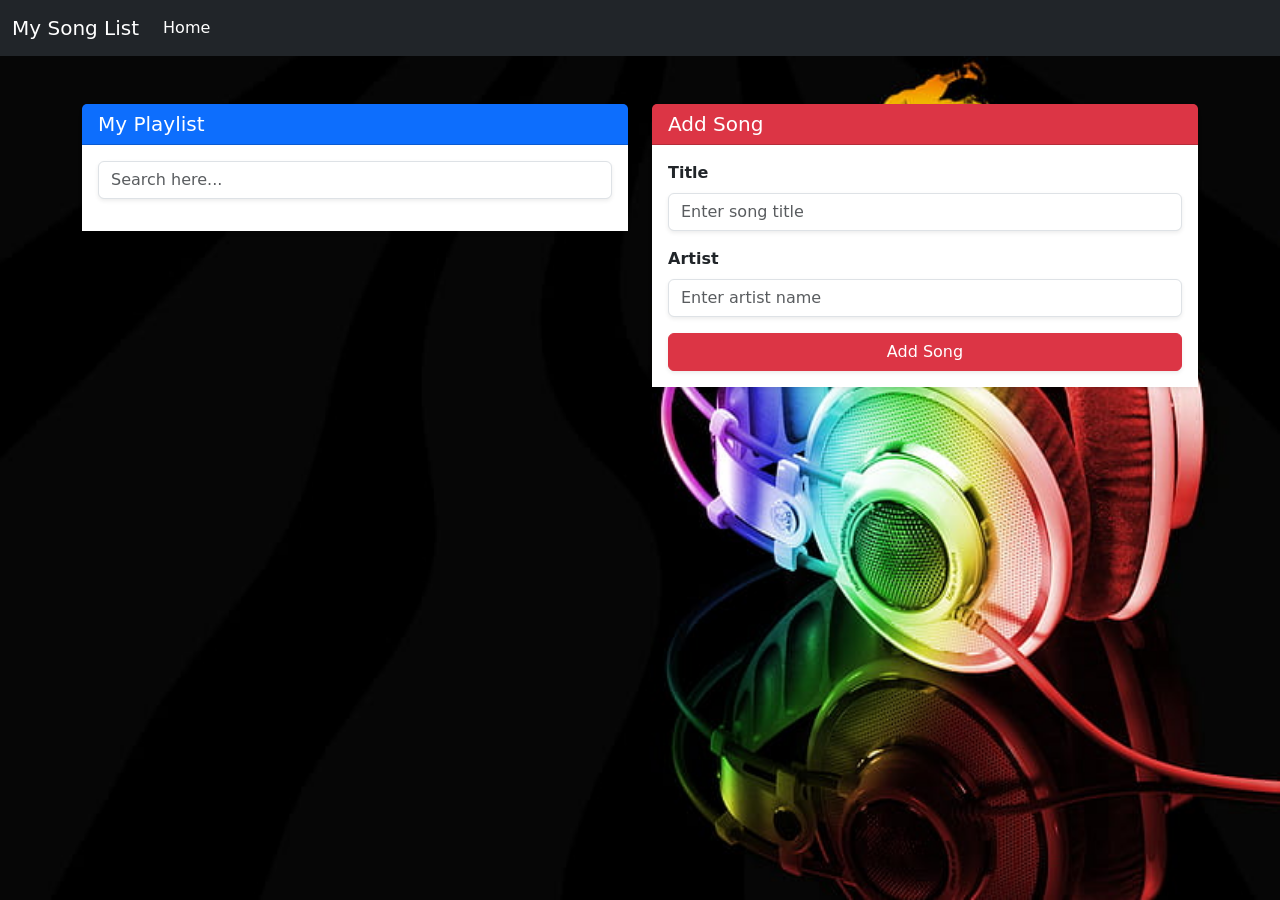
<file: Activity 4 2.0/frontend/index.html>
<!DOCTYPE html>
<html lang="en">
<head>
  <meta charset="UTF-8">
  <meta name="viewport" content="width=device-width, initial-scale=1.0">
  <title>My Playlist</title>
  <link href="https://cdn.jsdelivr.net/npm/bootstrap@5.3.0-alpha1/dist/css/bootstrap.min.css" rel="stylesheet">
</head>
<body background="./assets/head.jpg" style="background-repeat: no-repeat; background-size:100% 100%; background-attachment:fixed"> 

  <!-- Navbar -->
  <nav class="navbar navbar-expand-lg navbar-dark bg-dark">
    <div class="container-fluid">
      <a class="navbar-brand" href="#">My Song List</a>
      <button class="navbar-toggler" type="button" data-bs-toggle="collapse" data-bs-target="#navbarNav" aria-controls="navbarNav" aria-expanded="false" aria-label="Toggle navigation">
        <span class="navbar-toggler-icon"></span>
      </button>
      <div class="collapse navbar-collapse" id="navbarNav">
        <ul class="navbar-nav">
          <li class="nav-item">
            <a class="nav-link active" aria-current="page" href="#">Home</a>
          </li>
        </ul>
      </div>
    </div>
  </nav>

  <div class="container mt-5">
    <div class="row">
      <div class="col-md-6">
        <div class="card shadow-sm border-0 rounded-3">
          <div class="card-header bg-primary text-white">
            <h5 class="mb-0">My Playlist</h5>
          </div>
          <div class="card-body bg-white">
            <input type="text" id="searchInput" class="form-control mb-3 shadow-sm" placeholder="Search here...">
            <ul class="list-group" id="songList">
              <!-- Songs will be dynamically added here -->
            </ul>
          </div>
        </div>
      </div>

      <div class="col-md-6">
        <div class="card shadow-sm border-0 rounded-3">
          <div class="card-header bg-danger text-white">
            <h5 class="mb-0">Add Song</h5>
          </div>
          <div class="card-body bg-white">
            <form id="addSongForm">
              <div class="mb-3">
                <label for="songTitle" class="form-label fw-semibold">Title</label>
                <input type="text" class="form-control shadow-sm" id="songTitle" placeholder="Enter song title" required>
              </div>
              <div class="mb-3">
                <label for="songArtist" class="form-label fw-semibold">Artist</label>
                <input type="text" class="form-control shadow-sm" id="songArtist" placeholder="Enter artist name" required>
              </div>
              <button type="submit" class="btn btn-danger shadow-sm w-100">Add Song</button>
            </form>
          </div>
        </div>
      </div>
    </div>
  </div>

  <!-- Edit Modal -->
  <div class="modal fade" id="editModal" tabindex="-1" aria-labelledby="editModalLabel" aria-hidden="true">
    <div class="modal-dialog">
      <div class="modal-content">
        <div class="modal-header bg-warning text-white">
          <h5 class="modal-title" id="editModalLabel">Edit Song</h5>
          <button type="button" class="btn-close" data-bs-dismiss="modal" aria-label="Close"></button>
        </div>
        <div class="modal-body">
          <div class="mb-3">
            <label for="editSongTitle" class="form-label">Title</label>
            <input type="text" class="form-control" id="editSongTitle" required>
          </div>
          <div class="mb-3">
            <label for="editSongArtist" class="form-label">Artist</label>
            <input type="text" class="form-control" id="editSongArtist" required>
          </div>
        </div>
        <div class="modal-footer">
          <button type="button" class="btn btn-secondary" data-bs-dismiss="modal">Close</button>
          <button type="button" class="btn btn-warning" id="saveChanges">Save change</button>
        </div>
      </div>
    </div>
  </div>

  <script src="https://cdn.jsdelivr.net/npm/bootstrap@5.3.0-alpha1/dist/js/bootstrap.bundle.min.js"></script>
  <script src="index.js"></script>
</body>
</html>
</file>
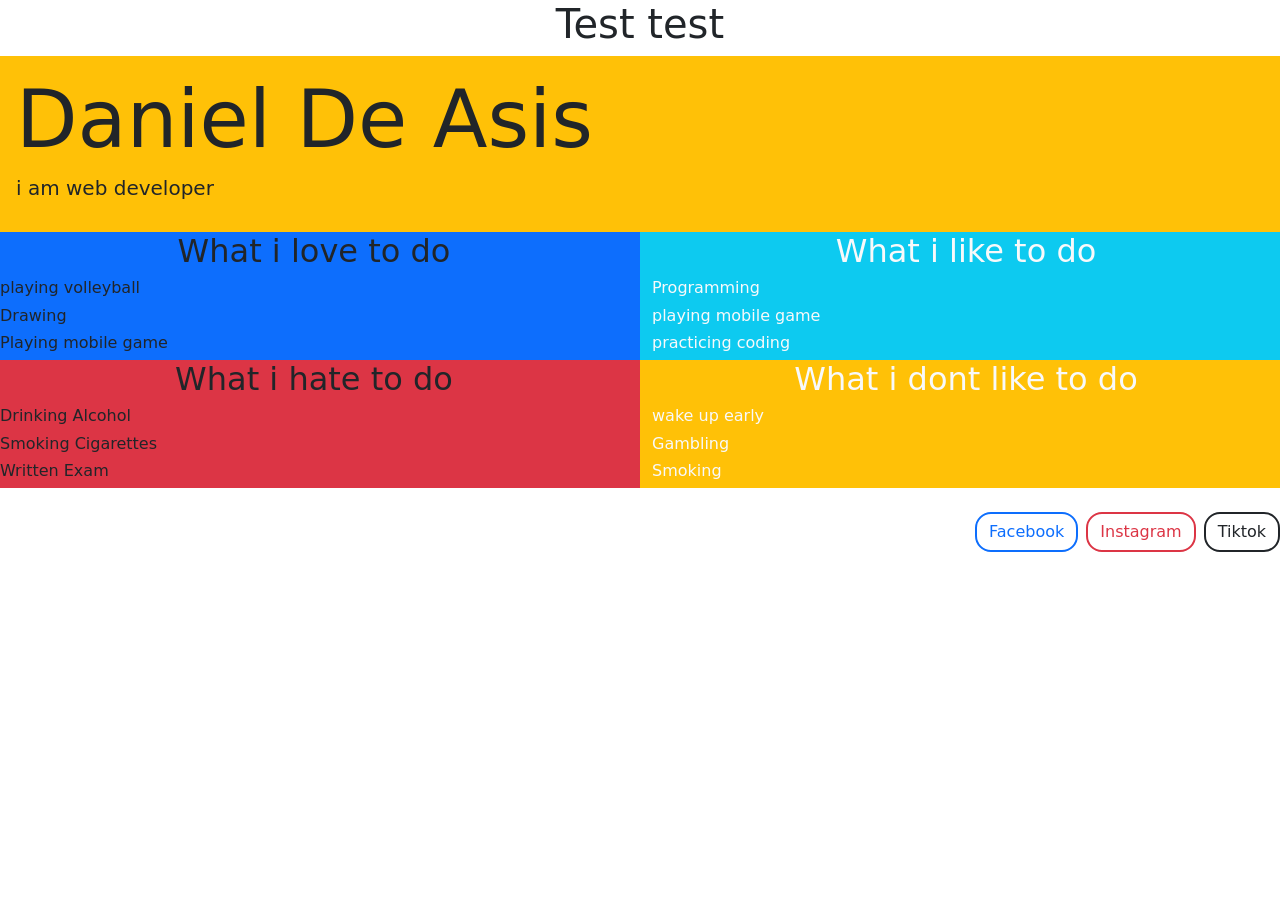
<file: sandbox.html>
<html lang="en">
<head>
    <meta charset="UTF-8">
    <meta name="viewport" content="width=device-width, initial-scale=1.0">
    <link href="https://cdn.jsdelivr.net/npm/bootstrap@5.3.3/dist/css/bootstrap.min.css" rel="stylesheet" integrity="sha384-QWTKZyjpPEjISv5WaRU9OFeRpok6YctnYmDr5pNlyT2bRjXh0JMhjY6hW+ALEwIH" crossorigin="anonymous">
    <title>Document</title>
</head>
<body>

    <h1 class="text-center">Test test</h1>
    <div class="container-fluid bg-warning display-3 mx-8 pt-3 ps-3 pb-3 pe-3">
        <h1 class="display-1 mb-2">Daniel De Asis</h1>
        <p class="lead">
            i am web developer</p>
        </div>
    <div class="row">
        <div class="col-12 col-md-5 col-lg-6 bg-primary">
            <p class="h2 text-center">What i love to do</p>
            <p class="h6">playing volleyball</p>
            <p class="h6">Drawing</p>
            <p class="h6">Playing mobile game</p>
        </div>
        <div class="col-12 cold-md-5 col-lg-6 text-light bg-info">
            <p class="h2 text-center">What i like to do</p>
            <p class="h6">Programming</p>
            <p class="h6">playing mobile game</p>
            <p class="h6">practicing coding</p>
        </div>
        <div class="col-12 col-md-5 col-lg-6 bg-danger">
            <p class="h2 text-center">What i hate to do</p>
            <p class="h6">Drinking Alcohol</p>
            <p class="h6">Smoking Cigarettes</p>
            <p class="h6">Written Exam</p>
        </div>
        <div class="col-12 cold-md-5 col-lg-6 text-light bg-warning">
            <p class="h2 text-center">What i dont like to do</p>
            <p class="h6">wake up early</p>
            <p class="h6"></p>
            <p class="h6">Gambling</p>
            <p class="h6">Smoking</p>
        </div>

    <div class="d-grid gap-2 d-md-flex justify-content-md-end mt-2">  
        <a href="http://https://www.facebook.com/" class="btn btn-outline-primary border-2 rounded-4 mt-3">Facebook</a>
        <a href="http://https://www.instagram.com/accounts/login/?hl=en" class="btn btn-outline-danger border-2 rounded-4 mt-3">Instagram</a>
        <a href="http://https://www.tiktok.com/" class="btn btn-outline-dark border-2 rounded-4 mt-3">Tiktok</a>

    </div>

    <script src="https://cdn.jsdelivr.net/npm/bootstrap@5.3.3/dist/js/bootstrap.bundle.min.js" integrity="sha384-YvpcrYf0tY3lHB60NNkmXc5s9fDVZLESaAA55NDzOxhy9GkcIdslK1eN7N6jIeHz" crossorigin="anonymous"></script>
</body>
</html>
</file>
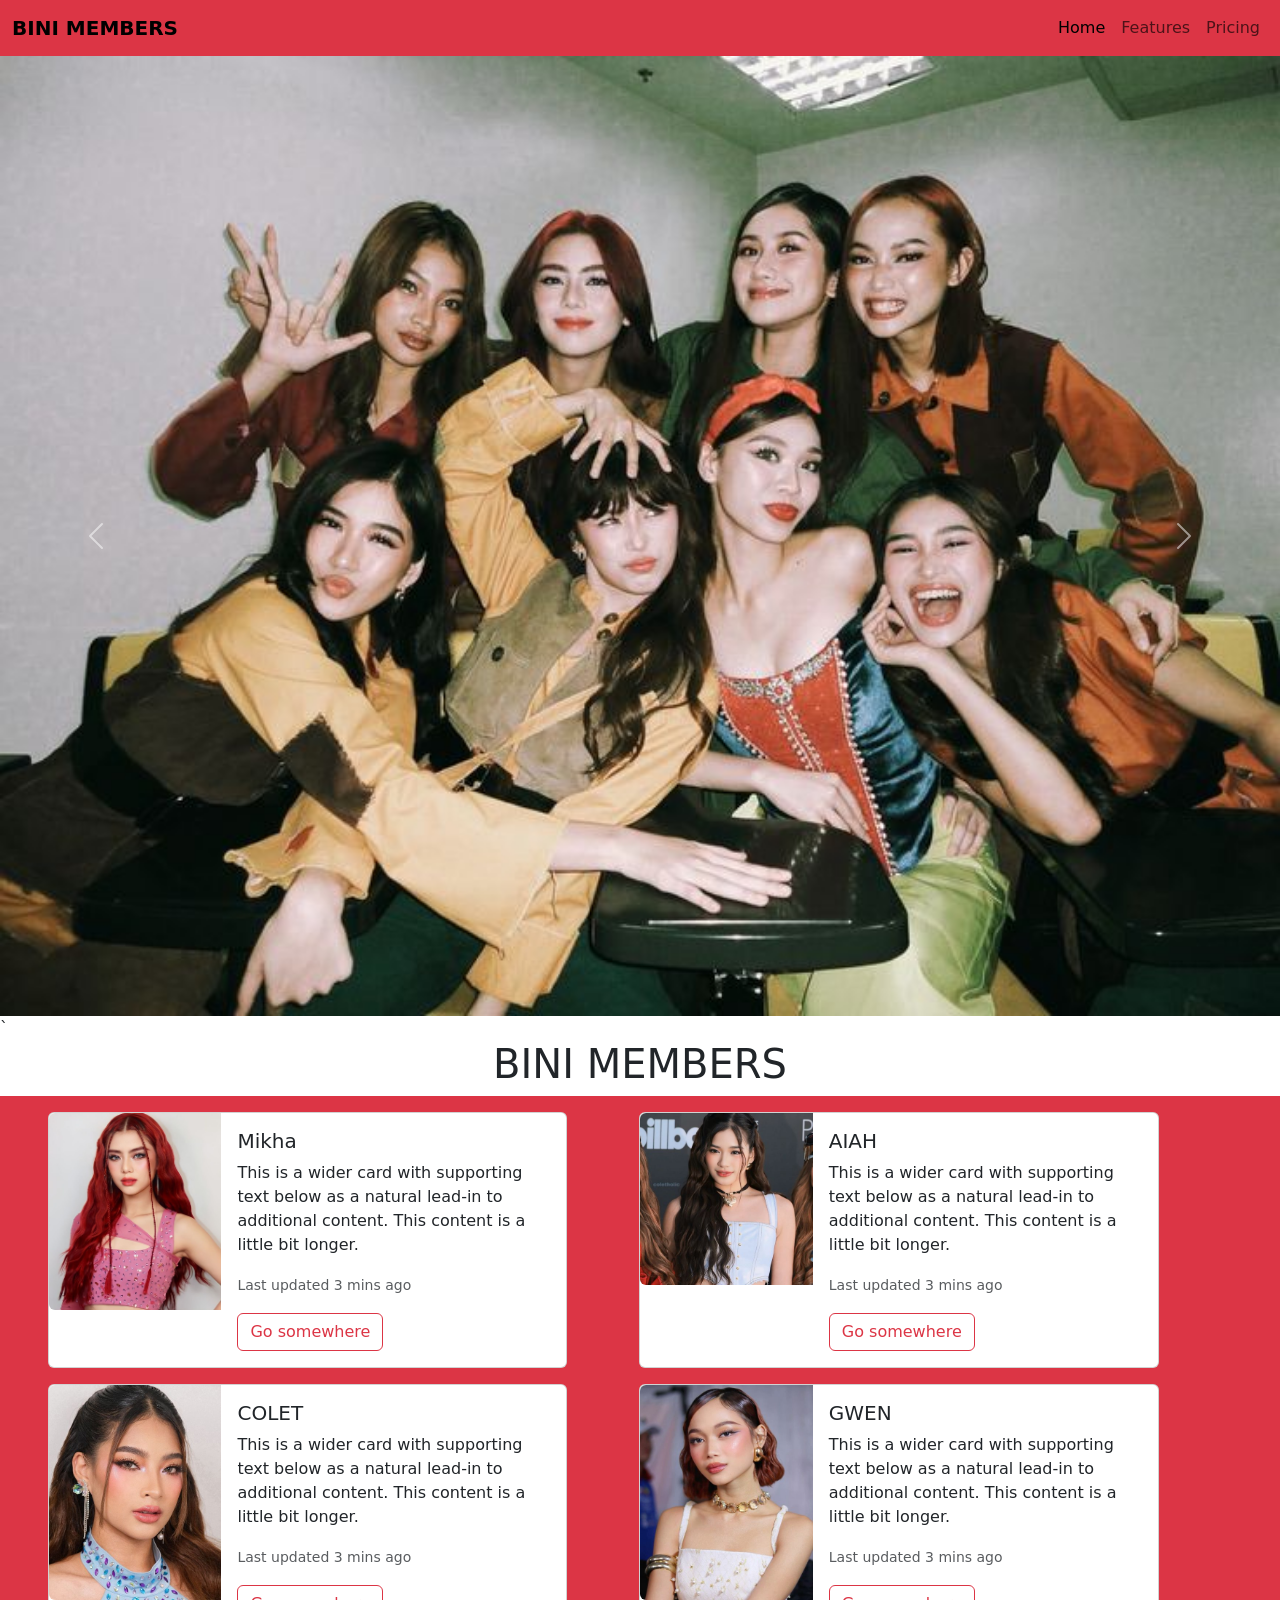
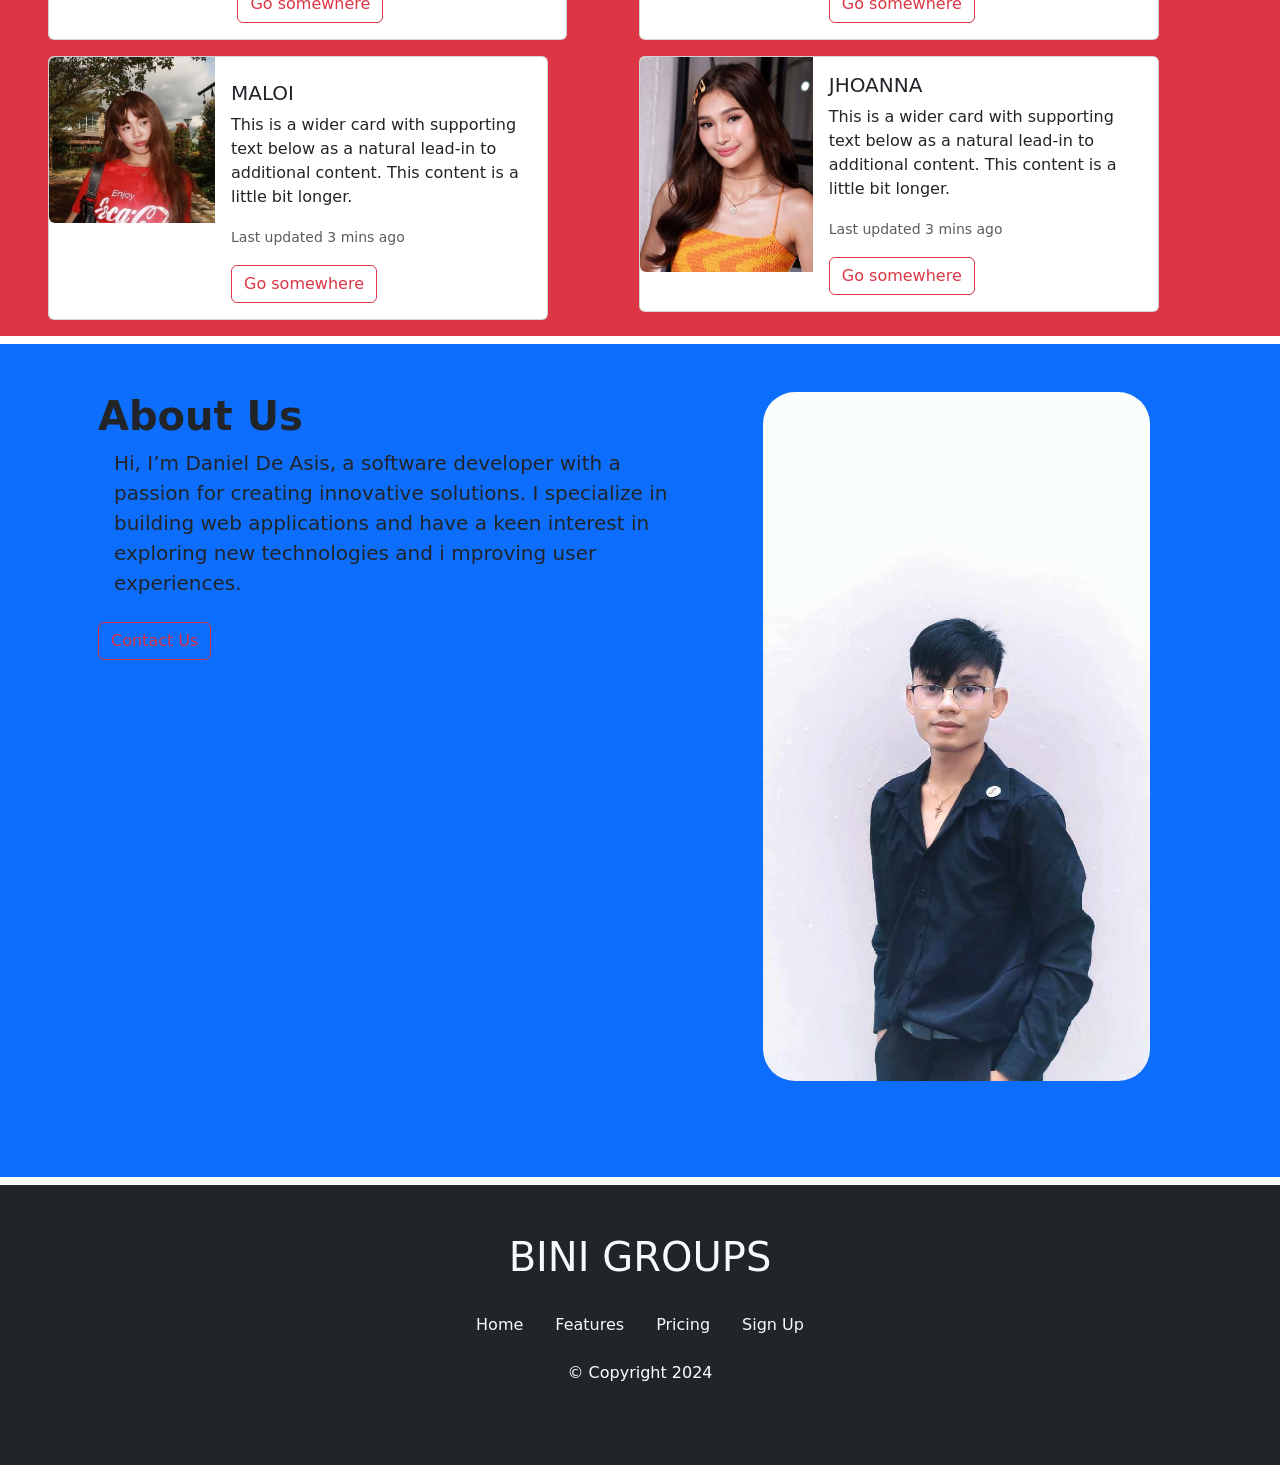
<file: Activity 1.1/daniel.html>
<!DOCTYPE html>
<html lang="en">
<head>
    <meta charset="UTF-8">
    <meta name="viewport" content="width=device-width, initial-scale=1.0">
    <link href="https://cdn.jsdelivr.net/npm/bootstrap@5.3.3/dist/css/bootstrap.min.css" rel="stylesheet" integrity="sha384-QWTKZyjpPEjISv5WaRU9OFeRpok6YctnYmDr5pNlyT2bRjXh0JMhjY6hW+ALEwIH" crossorigin="anonymous">
    <link rel="stylesheet" href="dandan.css">
    <title>Document</title>
</head>
<body>
    <header>
        <nav class="navbar navbar-expand-lg bg-danger nav-background">
            <div class="container-fluid">
              <a class="navbar-brand fw-bold" href="#">BINI MEMBERS</a>
              <button class="navbar-toggler" type="button" data-bs-toggle="collapse" data-bs-target="#navbarNavDropdown" aria-controls="navbarNavDropdown" aria-expanded="false" aria-label="Toggle navigation">
                <span class="navbar-toggler-icon"></span>
              </button>
              <div class="collapse navbar-collapse d-flex justify-content-end " id="navbarNavDropdown">
                <ul class="navbar-nav">
                  <li class="nav-item">
                    <a class="nav-link active " aria-current="page" href="#">Home</a>
                  </li>
                  <li class="nav-item">
                    <a class="nav-link" href="#">Features</a>
                  </li>
                  <li class="nav-item">
                    <a class="nav-link" href="#">Pricing</a>
                  </li>
                  <li class="nav-item dropdown">
                    <ul class="dropdown-menu bg-success">
                      <li><a class="dropdown-item h5" href="#">Maloi</a></li>
                      <li><a class="dropdown-item h5" href="#">Aiah</a></li>
                      <li><a class="dropdown-item h5" href="#">Mikha</a></li>
                      <li><a class="dropdown-item h5" href="#">Colet</a></li>
                      <li><a class="dropdown-item h5" href="#">Gwen</a></li>
                    </ul>
                  </li>
                </ul>
              </div>
            </div>
          </nav>

          
        <main>
            <section id="HOME">
                <div id="carouselExampleAutoplaying" class="carousel slide" data-bs-ride="carousel">
                    <div class="carousel-inner">
                      <div class="carousel-item active" data-bs-interval="1000">
                        <img src="assets/bino.jpg" class="d-block w-100" alt="...">
                      </div>
                      <div class="carousel-item">
                        <img src="assets/binini.jpg" class="d-block w-100" alt="...">
                      </div>
                      <div class="carousel-item">
                        <img src="assets/laaa.jpg" class="d-block w-100" alt="...">
                      </div>
                    </div>
                    <button class="carousel-control-prev" type="button" data-bs-target="#carouselExampleAutoplaying" data-bs-slide="prev">
                      <span class="carousel-control-prev-icon" aria-hidden="true"></span>
                      <span class="visually-hidden">Previous</span>
                    </button>
                    <button class="carousel-control-next" type="button" data-bs-target="#carouselExampleAutoplaying" data-bs-slide="next">
                      <span class="carousel-control-next-icon" aria-hidden="true"></span>
                      <span class="visually-hidden">Next</span>
                    </button>
                  </div>

            </section>

            <section id="Cartoons bg-danger">`
                <h2 class="text-center h1">BINI MEMBERS</h2>

                <div class="row bg-danger">
                    <div class="cols col-5 mx-5 mt-3">
                        <div class="card mb-3" style="max-width: 540px;">
                            <div class="row g-0">
                              <div class="col-md-4">
                                <img src="assets/dasss.jpg" class="img-fluid rounded-start" alt="...">
                              </div>
                              <div class="col-md-8">
                                <div class="card-body">
                                  <h5 class="card-title">Mikha</h5>
                                  <p class="card-text">This is a wider card with supporting text below as a natural lead-in to additional content. This content is a little bit longer.</p>
                                  <p class="card-text"><small class="text-body-secondary">Last updated 3 mins ago</small></p>
                                  <a href="#" class="btn btn-outline-danger">Go somewhere</a>
                                </div>
                              </div>
                            </div>
                          </div>
                    </div>

                    <div class="cols col-5 mt-3">
                        <div class="card mb-3" style="max-width: 540px;">
                            <div class="row g-0">
                              <div class="col-md-4">
                                <img src="assets/aiahhh.jpg" class="img-fluid rounded-start" alt="...">
                              </div>
                              <div class="col-md-8">
                                <div class="card-body">
                                  <h5 class="card-title">AIAH</h5>
                                  <p class="card-text">This is a wider card with supporting text below as a natural lead-in to additional content. This content is a little bit longer.</p>
                                  <p class="card-text"><small class="text-body-secondary">Last updated 3 mins ago</small></p>
                                  <a href="#" class="btn btn-outline-danger">Go somewhere</a>
                                </div>
                              </div>
                            </div>
                          </div>
                    </div>

                    <div class="cols col-5 mx-5">
                        <div class="card mb-3" style="max-width: 540px;">
                            <div class="row g-0">
                              <div class="col-md-4">
                                <img src="assets/colet.jpg" class="img-fluid rounded-start" alt="...">
                              </div>
                              <div class="col-md-8">
                                <div class="card-body">
                                  <h5 class="card-title">COLET</h5>
                                  <p class="card-text">This is a wider card with supporting text below as a natural lead-in to additional content. This content is a little bit longer.</p>
                                  <p class="card-text"><small class="text-body-secondary">Last updated 3 mins ago</small></p>
                                  <a href="#" class="btn btn-outline-danger">Go somewhere</a>
                                </div>
                              </div>
                            </div>
                          </div>
                    </div>

                    <div class="cols col-5">
                        <div class="card mb-3" style="max-width: 540px;">
                            <div class="row g-0">
                              <div class="col-md-4">
                                <img src="assets/gwen.jpg" class="img-fluid rounded-start" alt="...">
                              </div>
                              <div class="col-md-8">
                                <div class="card-body">
                                  <h5 class="card-title">GWEN</h5>
                                  <p class="card-text">This is a wider card with supporting text below as a natural lead-in to additional content. This content is a little bit longer.</p>
                                  <p class="card-text"><small class="text-body-secondary">Last updated 3 mins ago</small></p>
                                  <a href="#" class="btn btn-outline-danger">Go somewhere</a>
                                </div>
                              </div>
                            </div>
                          </div>
                    </div>

                    <div class="cols col-5 mx-5">
                        <div class="card mb-3" style="max-width: 500px;">
                            <div class="row g-0">
                              <div class="col-md-4">
                                <img src="assets/maloii.jpg" class="img-fluid rounded-start" alt="...">
                              </div>
                              <div class="col-md-8 mt-2">
                                <div class="card-body">
                                  <h5 class="card-title">MALOI</h5>
                                  <p class="card-text">This is a wider card with supporting text below as a natural lead-in to additional content. This content is a little bit longer.</p>
                                  <p class="card-text"><small class="text-body-secondary">Last updated 3 mins ago</small></p>
                                  <a href="#" class="btn btn-outline-danger">Go somewhere</a>
                                </div>
                              </div>
                            </div>
                          </div>
                    </div>
                    
                    <div class="cols col-5">
                        <div class="card mb-3" style="max-width: 540px;">
                            <div class="row g-0">
                              <div class="col-md-4">
                                <img src="assets/JHOANNA.jpg" class="img-fluid rounded-start" alt="...">
                              </div>
                              <div class="col-md-8">
                                <div class="card-body">
                                  <h5 class="card-title">JHOANNA</h5>
                                  <p class="card-text">This is a wider card with supporting text below as a natural lead-in to additional content. This content is a little bit longer.</p>
                                  <p class="card-text"><small class="text-body-secondary">Last updated 3 mins ago</small></p>
                                  <a href="#" class="btn btn-outline-danger">Go somewhere</a>
                                </div>
                              </div>
                            </div>
                          </div>
                    </div>
                </div>
                

            </section>

            <section id="About class="p-5 my-2 bg-danger">
                <section id="about" class="p-5 my-2 bg-primary">
    <div class="container">
      <div class="d-flex flex-column flex-lg-row justify-content-between">
        <div class="mx-3 w-100 w-lg-50">
          <h2 class="display-6 fw-semibold text-center text-lg-start">About Us</h2>

          <div class="cols lg-6 mb-4 lg-0 fw-bold ms-3 fw-bold" >
            <p class="lead">
                Hi, I’m Daniel De Asis, a software developer with a passion for creating innovative solutions. 
                I specialize in building web applications and have a keen interest in exploring new technologies and i
                mproving user experiences.
              </p>
          </div>
          <div class="mt-3 d-lg-flex justify-content-center justify-content-lg-start">
            <a href="#" class="btn btn-outline-danger">Contact Us</a>
          </div>
        </div>
        <div class="cols lg-6 mx-5 ">
            <img src="assets/dans.jpg" class="img-fluid rounded-5 mb-5" alt="...">
          </div>
      </div>
    </div>
  </section>

  <footer class="bg-dark text-light p-5 text-center">
    <h2 class="display-6 fw-light mb-4">BINI GROUPS </h2>
    <ul class="nav justify-content-center">
        <li class="nav-item">
            <a class="nav-link text-light fw-light" aria-current="page" href="#">Home</a>
        </li>
        <li class="nav-item">
            <a class="nav-link text-light fw-light" href="#">Features</a>
        </li>
        <li class="nav-item">
            <a class="nav-link text-light fw-light" href="#Pricing">Pricing</a>
        </li>
        <li class="nav-item">
            <a class="nav-link text-light fw-light" href="#">Sign Up</a>
        </li>

    </ul>
    <footer class="bg-dark text-white text-center py-3">
        <p>&copy; Copyright 2024</p>
      </footer>
  </footer>

  <script src="https://cdn.jsdelivr.net/npm/@popperjs/core@2.11.6/dist/umd/popper.min.js"></script>
  <script src="https://cdn.jsdelivr.net/npm/bootstrap@5.3.0/dist/js/bootstrap.min.js"></script>
</body>
</html>


    <script src="https://cdn.jsdelivr.net/npm/bootstrap@5.3.3/dist/js/bootstrap.bundle.min.js" integrity="sha384-YvpcrYf0tY3lHB60NNkmXc5s9fDVZLESaAA55NDzOxhy9GkcIdslK1eN7N6jIeHz" crossorigin="anonymous"></script>
</body>
</html>
</file>
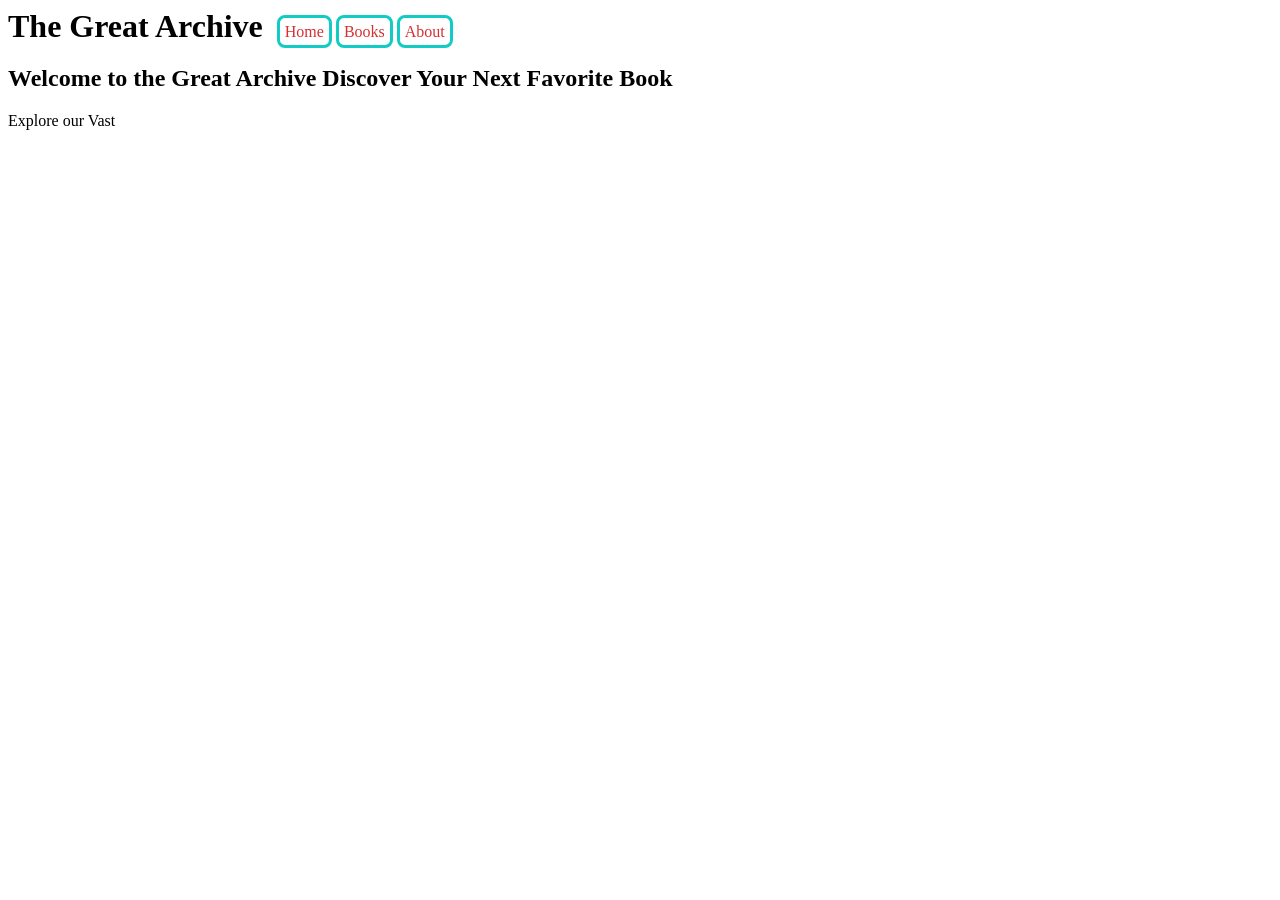
<file: front end/daniel.html>
<html lang="en">
<head>
    <meta charset="UTF-8">
    <meta name="viewport" content="width=device-width, initial-scale=1.0">
    <link rel="stylesheet" href="deasis.css">
    <title>The Great Archive</title>
</head>
<body>
    <header>
        <h1 style="display: inline; margin-right: 10px;">The Great Archive</h1>

        <nav style="display: inline;">
            <a href="#Home" class="btn">Home</a>
            <a href="#Books" class="btn">Books</a>
            <a href="#About" class="btn">About</a>
        </nav>
    </header>

    <main>
        <section id="Home">
            <h2>Welcome to the Great Archive Discover Your Next Favorite Book</h2>
            <p>
                Explore our Vast
            </p>
            
        </section>
    </main>
</head>
<body>
</file>
<file: Activity 1.1/dandan.css>
.nav-background{
    background-color: red;
}

.Cartoons{
    padding-left: 200px;
}
.card-custom-border {
  border: 2px solid #f52525; /* Light grey color */
}

.btn-custom-light-border {
  border: 2px solid #d3d3d3; /* Light grey border color */
}
.btn-custom-light-border:hover {
  border-color: #df1c1cc7; /* Slightly darker grey on hover */
}
</style>
</file>
<file: front end/deasis.css>
.btn{
    text-decoration: none;
    border: 3px solid #12CBC4;
    padding: 5px;
    border-radius: 8px;
    color: #d63031;
}

.btn:hover{
    background-color: #12CBC4;
    color: #d63031;
}

@font-face {
    font-family: Fira_Sans;
    src: url('Fira_Sans/FiraSans-Black.ttf');
}
</file>
